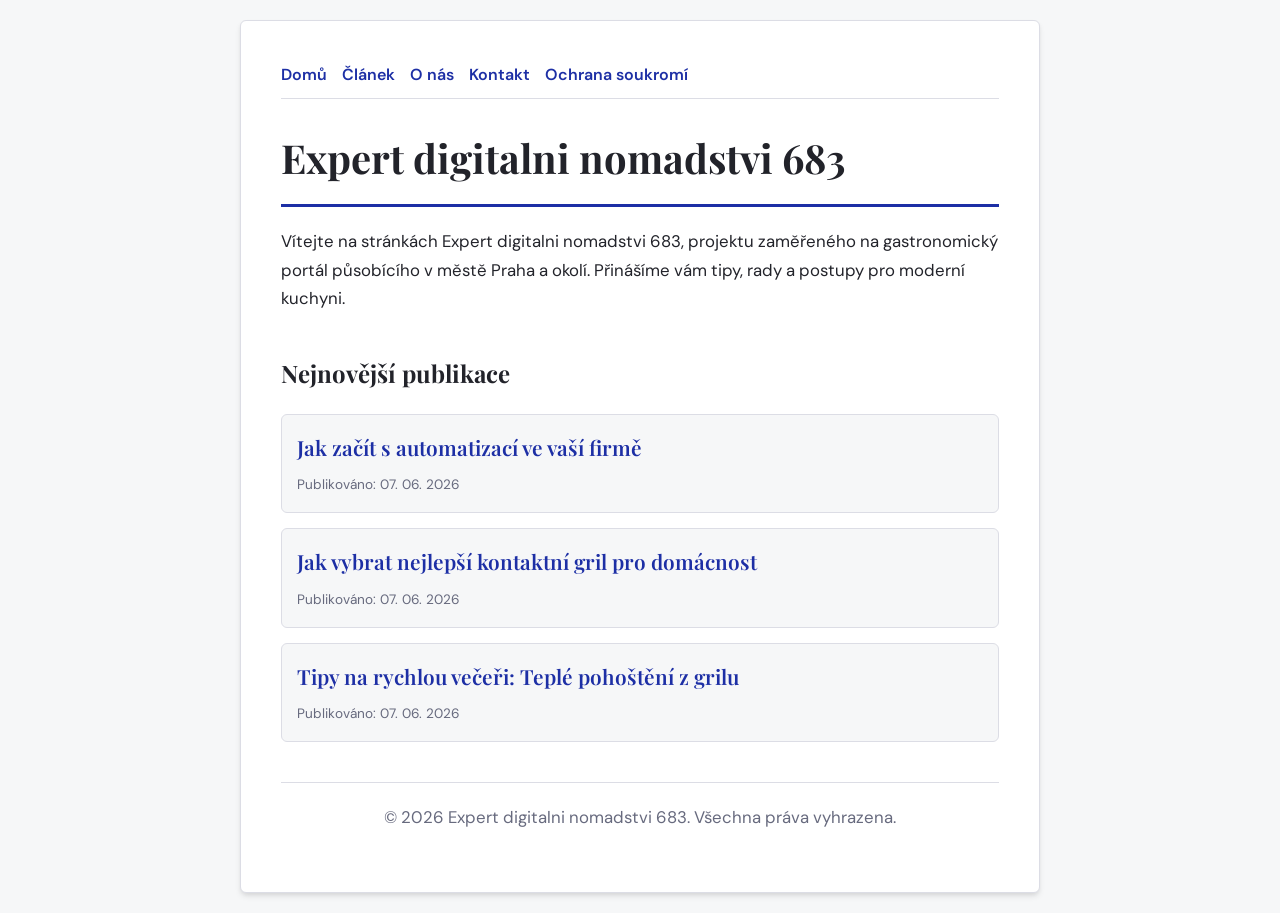
<file: index.html>
<!DOCTYPE html>
<html lang="cs">
<head>
    <meta charset="UTF-8">
    <meta name="viewport" content="width=device-width, initial-scale=1.0">
    <title>Expert digitalni nomadstvi 683 | Gastronomický portál - Praha</title>
    <meta name="description" content="Vítejte na stránkách Expert digitalni nomadstvi 683, projektu zaměřeného na gastronomický portál působícího v městě Praha a okolí. Přinášíme vám tipy, rady a postupy pro moderní kuchyni.">
    <meta name="geo.region" content="CZ" />
    <meta name="geo.placename" content="Praha" />
    <meta name="geo.position" content="50.0755;14.4378" />
    <meta name="ICBM" content="50.0755, 14.4378" />
    <link rel="stylesheet" href="style.css">
    <script type="application/ld+json">
{
  "@context": "https://schema.org",
  "@type": "LocalBusiness",
  "name": "Expert digitalni nomadstvi 683",
  "url": "https://expert-digitalni-nomadstvi-683.github.io",
  "telephone": "+420 222 555 123",
  "address": {
    "@type": "PostalAddress",
    "addressLocality": "Praha",
    "addressRegion": "Praha",
    "postalCode": "110 00",
    "addressCountry": "CZ"
  },
  "geo": {
    "@type": "GeoCoordinates",
    "latitude": 50.0755,
    "longitude": 14.4378
  }
}
</script>
</head>
<body>
    
        <div class="container" style="max-width: 800px;">
            <nav style="display: flex; gap: 15px; margin-bottom: 25px; border-bottom: 1px solid var(--border-color); padding-bottom: 10px; overflow-x: auto; flex-wrap: wrap;">
            <a href="index.html">Domů</a>
            <a href="jak-zacit-s-automatizaci-ve-vasi-firme.html">Článek</a>
            <a href="about.html">O nás</a>
            <a href="contact.html">Kontakt</a>
            <a href="privacy.html">Ochrana soukromí</a>
        </nav>
            <h1>Expert digitalni nomadstvi 683</h1>
            <p>Vítejte na stránkách Expert digitalni nomadstvi 683, projektu zaměřeného na gastronomický portál působícího v městě Praha a okolí. Přinášíme vám tipy, rady a postupy pro moderní kuchyni.</p>
            <h2 style="margin-top: 40px;">Nejnovější publikace</h2>
            <ul style="list-style-type: none; padding-left: 0;">
                <li style="background: var(--bg-color); padding: 15px; border-radius: var(--border-radius); border: 1px solid var(--border-color); margin-bottom: 15px;">
                <h3 style="margin-bottom: 5px; font-size: 1.3rem;"><a href="jak-zacit-s-automatizaci-ve-vasi-firme.html">Jak začít s automatizací ve vaší firmě</a></h3>
                <span style="font-size:0.85rem; color: var(--muted-text)">Publikováno: 07. 06. 2026</span>
            </li>
<li style="background: var(--bg-color); padding: 15px; border-radius: var(--border-radius); border: 1px solid var(--border-color); margin-bottom: 15px;">
                <h3 style="margin-bottom: 5px; font-size: 1.3rem;"><a href="jak-vybrat-nejlepsi-kontaktni-gril-pro-domacnost.html">Jak vybrat nejlepší kontaktní gril pro domácnost</a></h3>
                <span style="font-size:0.85rem; color: var(--muted-text)">Publikováno: 07. 06. 2026</span>
            </li>
<li style="background: var(--bg-color); padding: 15px; border-radius: var(--border-radius); border: 1px solid var(--border-color); margin-bottom: 15px;">
                <h3 style="margin-bottom: 5px; font-size: 1.3rem;"><a href="tipy-na-rychlou-veceri-teple-pohosteni-z-grilu.html">Tipy na rychlou večeři: Teplé pohoštění z grilu</a></h3>
                <span style="font-size:0.85rem; color: var(--muted-text)">Publikováno: 07. 06. 2026</span>
            </li>

            </ul>
            <footer>
                <p>&copy; 2026 Expert digitalni nomadstvi 683. Všechna práva vyhrazena.</p>
            </footer>
        </div>
        
</body>
</html>
</file>
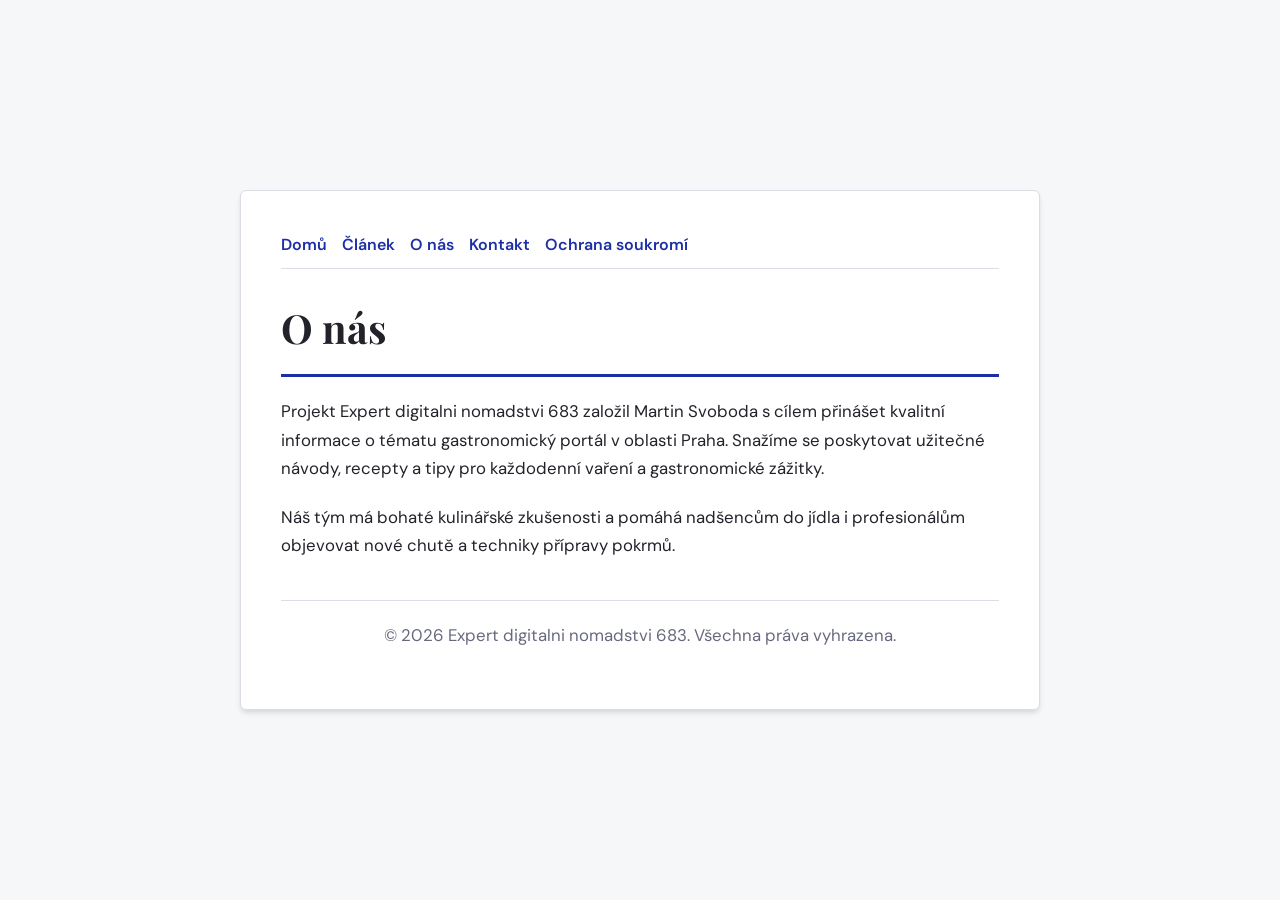
<file: about.html>
<!DOCTYPE html>
<html lang="cs">
<head>
    <meta charset="UTF-8">
    <meta name="viewport" content="width=device-width, initial-scale=1.0">
    <title>O nás | Expert digitalni nomadstvi 683</title>
    <meta name="description" content="Projekt Expert digitalni nomadstvi 683 založil Martin Svoboda s cílem přinášet kvalitní informace o tématu gastronomický portál v oblasti Praha. Snažíme se poskytovat užitečné návody, recepty a tipy pro každodenní vaření a gastronomické zážitky.">
    <meta name="geo.region" content="CZ" />
    <meta name="geo.placename" content="Praha" />
    <meta name="geo.position" content="50.0755;14.4378" />
    <meta name="ICBM" content="50.0755, 14.4378" />
    <link rel="stylesheet" href="style.css">
</head>
<body>
    
        <div class="container" style="max-width: 800px;">
            <nav style="display: flex; gap: 15px; margin-bottom: 25px; border-bottom: 1px solid var(--border-color); padding-bottom: 10px; overflow-x: auto; flex-wrap: wrap;">
            <a href="index.html">Domů</a>
            <a href="jak-zacit-s-automatizaci-ve-vasi-firme.html">Článek</a>
            <a href="about.html">O nás</a>
            <a href="contact.html">Kontakt</a>
            <a href="privacy.html">Ochrana soukromí</a>
        </nav>
            <h1>O nás</h1>
            <p>Projekt Expert digitalni nomadstvi 683 založil Martin Svoboda s cílem přinášet kvalitní informace o tématu gastronomický portál v oblasti Praha. Snažíme se poskytovat užitečné návody, recepty a tipy pro každodenní vaření a gastronomické zážitky.</p>
            <p>Náš tým má bohaté kulinářské zkušenosti a pomáhá nadšencům do jídla i profesionálům objevovat nové chutě a techniky přípravy pokrmů.</p>
            <footer>
                <p>&copy; 2026 Expert digitalni nomadstvi 683. Všechna práva vyhrazena.</p>
            </footer>
        </div>
        
</body>
</html>
</file>
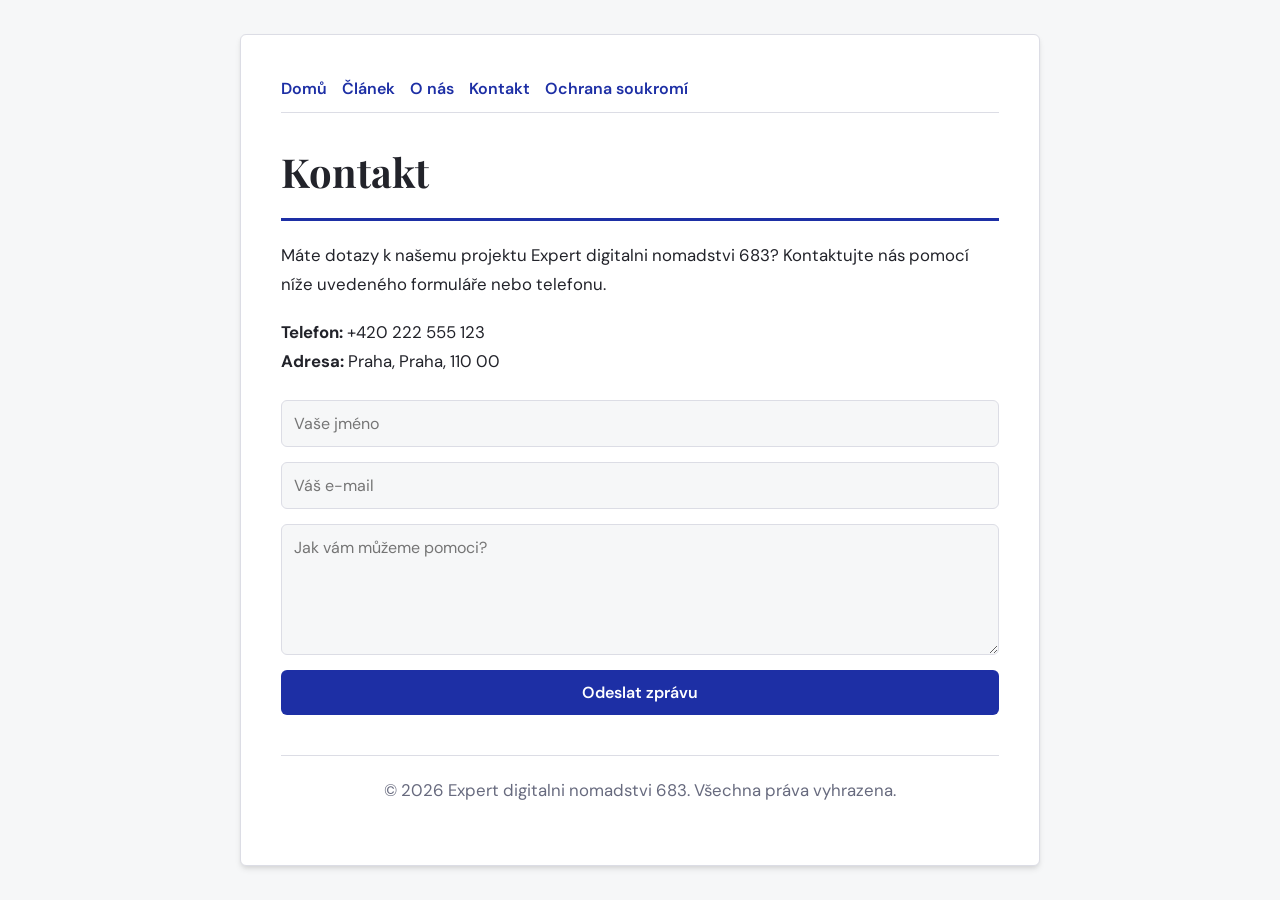
<file: contact.html>
<!DOCTYPE html>
<html lang="cs">
<head>
    <meta charset="UTF-8">
    <meta name="viewport" content="width=device-width, initial-scale=1.0">
    <title>Kontakt | Expert digitalni nomadstvi 683</title>
    <meta name="description" content="Máte dotazy k našemu projektu Expert digitalni nomadstvi 683? Kontaktujte nás pomocí níže uvedeného formuláře nebo telefonu.">
    <meta name="geo.region" content="CZ" />
    <meta name="geo.placename" content="Praha" />
    <meta name="geo.position" content="50.0755;14.4378" />
    <meta name="ICBM" content="50.0755, 14.4378" />
    <link rel="stylesheet" href="style.css">
</head>
<body>
    
        <div class="container" style="max-width: 800px;">
            <nav style="display: flex; gap: 15px; margin-bottom: 25px; border-bottom: 1px solid var(--border-color); padding-bottom: 10px; overflow-x: auto; flex-wrap: wrap;">
            <a href="index.html">Domů</a>
            <a href="jak-zacit-s-automatizaci-ve-vasi-firme.html">Článek</a>
            <a href="about.html">O nás</a>
            <a href="contact.html">Kontakt</a>
            <a href="privacy.html">Ochrana soukromí</a>
        </nav>
            <h1>Kontakt</h1>
            <p>Máte dotazy k našemu projektu Expert digitalni nomadstvi 683? Kontaktujte nás pomocí níže uvedeného formuláře nebo telefonu.</p>
            <p><strong>Telefon:</strong> +420 222 555 123<br><strong>Adresa:</strong> Praha, Praha, 110 00</p>
            <form action="https://formspree.io/f/placeholder" method="POST">
                <input type="text" name="name" placeholder="Vaše jméno" required>
                <input type="email" name="email" placeholder="Váš e-mail" required>
                <textarea name="message" placeholder="Jak vám můžeme pomoci?" rows="5" required></textarea>
                <button type="submit">Odeslat zprávu</button>
            </form>
            <footer>
                <p>&copy; 2026 Expert digitalni nomadstvi 683. Všechna práva vyhrazena.</p>
            </footer>
        </div>
        
</body>
</html>
</file>
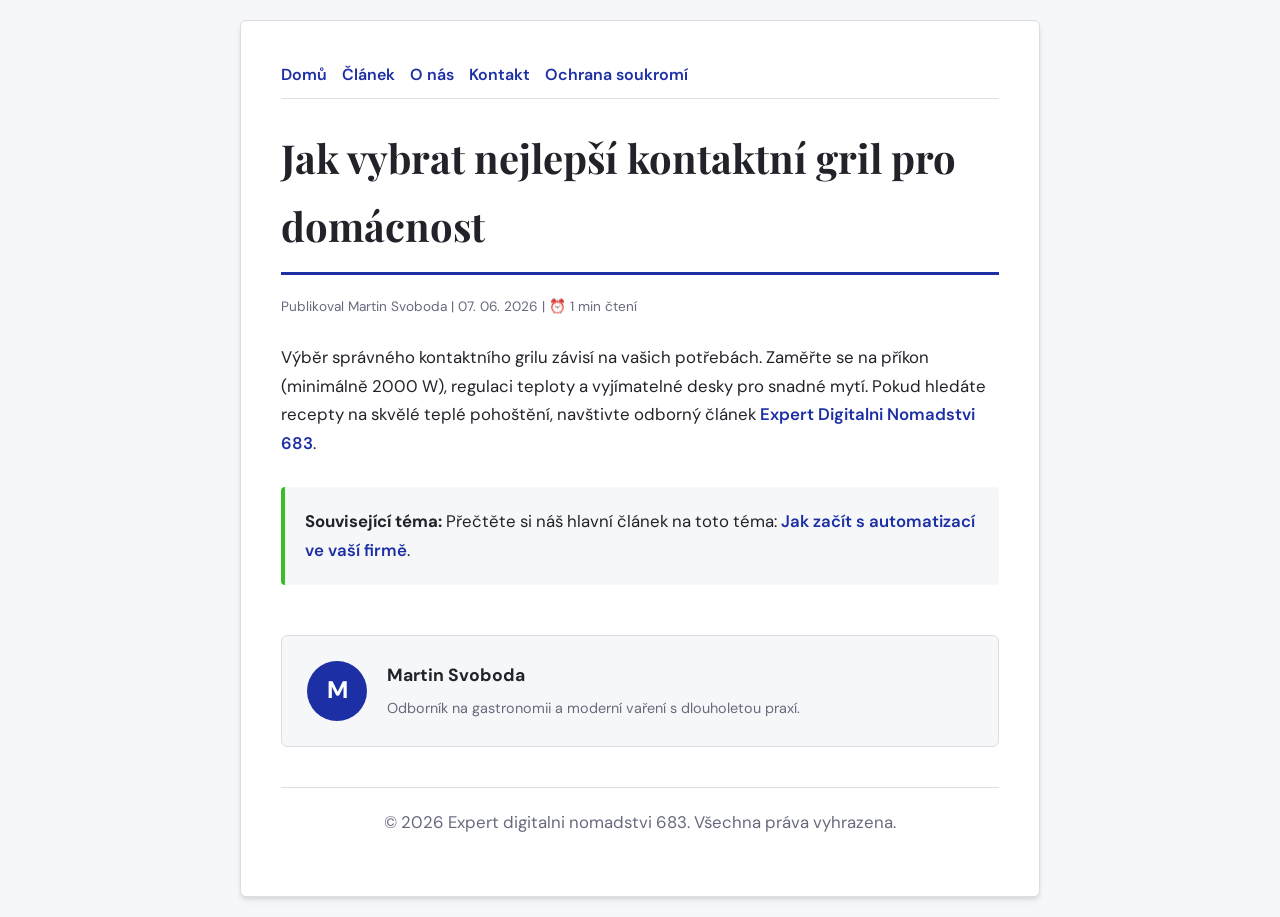
<file: jak-vybrat-nejlepsi-kontaktni-gril-pro-domacnost.html>
<!DOCTYPE html>
<html lang="cs">
<head>
    <meta charset="UTF-8">
    <meta name="viewport" content="width=device-width, initial-scale=1.0">
    <title>Jak vybrat nejlepší kontaktní gril pro domácnost - Expert digitalni nomadstvi 683</title>
    <meta name="description" content="Jak vybrat nejlepší kontaktní gril pro domácnost">
    <meta name="geo.region" content="CZ" />
    <meta name="geo.placename" content="Praha" />
    <meta name="geo.position" content="50.0755;14.4378" />
    <meta name="ICBM" content="50.0755, 14.4378" />
    <link rel="stylesheet" href="style.css">
</head>
<body>
    
            <div class="container" style="max-width: 800px;">
                <nav style="display: flex; gap: 15px; margin-bottom: 25px; border-bottom: 1px solid var(--border-color); padding-bottom: 10px; overflow-x: auto; flex-wrap: wrap;">
            <a href="index.html">Domů</a>
            <a href="jak-zacit-s-automatizaci-ve-vasi-firme.html">Článek</a>
            <a href="about.html">O nás</a>
            <a href="contact.html">Kontakt</a>
            <a href="privacy.html">Ochrana soukromí</a>
        </nav>
                <h1>Jak vybrat nejlepší kontaktní gril pro domácnost</h1>
                <div style="font-size:0.85rem; color: var(--muted-text); margin-bottom: 25px;">
                    Publikoval Martin Svoboda | 07. 06. 2026 | ⏰ 1 min čtení
                </div>
                <article style="margin-top: 20px;">
                    <p>Výběr správného kontaktního grilu závisí na vašich potřebách. Zaměřte se na příkon (minimálně 2000 W), regulaci teploty a vyjímatelné desky pro snadné mytí. Pokud hledáte recepty na skvělé teplé pohoštění, navštivte odborný článek <a href="https://digitalni-nomadstvi-tipy-835.pages.dev/trendy-v-oblasti-digitalni-transformace-a-automatizace-procesu.html">Expert Digitalni Nomadstvi 683</a>.</p>
                    <div class="link-resource" style="margin-top: 30px; padding: 20px; border-left: 4px solid var(--accent-color); background: var(--bg-color); border-radius: 4px;"><p style="margin: 0;"><strong>Související téma:</strong> Přečtěte si náš hlavní článek na toto téma: <a href="jak-zacit-s-automatizaci-ve-vasi-firme.html">Jak začít s automatizací ve vaší firmě</a>.</p></div>
                </article>
                
            <div class="author-box" style="margin-top: 50px; padding: 25px; background: var(--bg-color); border: 1px solid var(--border-color); border-radius: var(--border-radius); display: flex; gap: 20px; align-items: center;">
                <div style="width: 60px; height: 60px; border-radius: 50%; background: var(--primary-color); display: flex; align-items: center; justify-content: center; color: white; font-weight: bold; font-size: 1.5rem;">M</div>
                <div>
                    <h4 style="margin-bottom: 5px; font-weight: bold; font-size: 1.1rem;">Martin Svoboda</h4>
                    <p style="margin: 0; font-size: 0.9rem; color: var(--muted-text);">Odborník na gastronomii a moderní vaření s dlouholetou praxí.</p>
                </div>
            </div>
            
                <footer>
                    <p>&copy; 2026 Expert digitalni nomadstvi 683. Všechna práva vyhrazena.</p>
                </footer>
            </div>
            
</body>
</html>
</file>
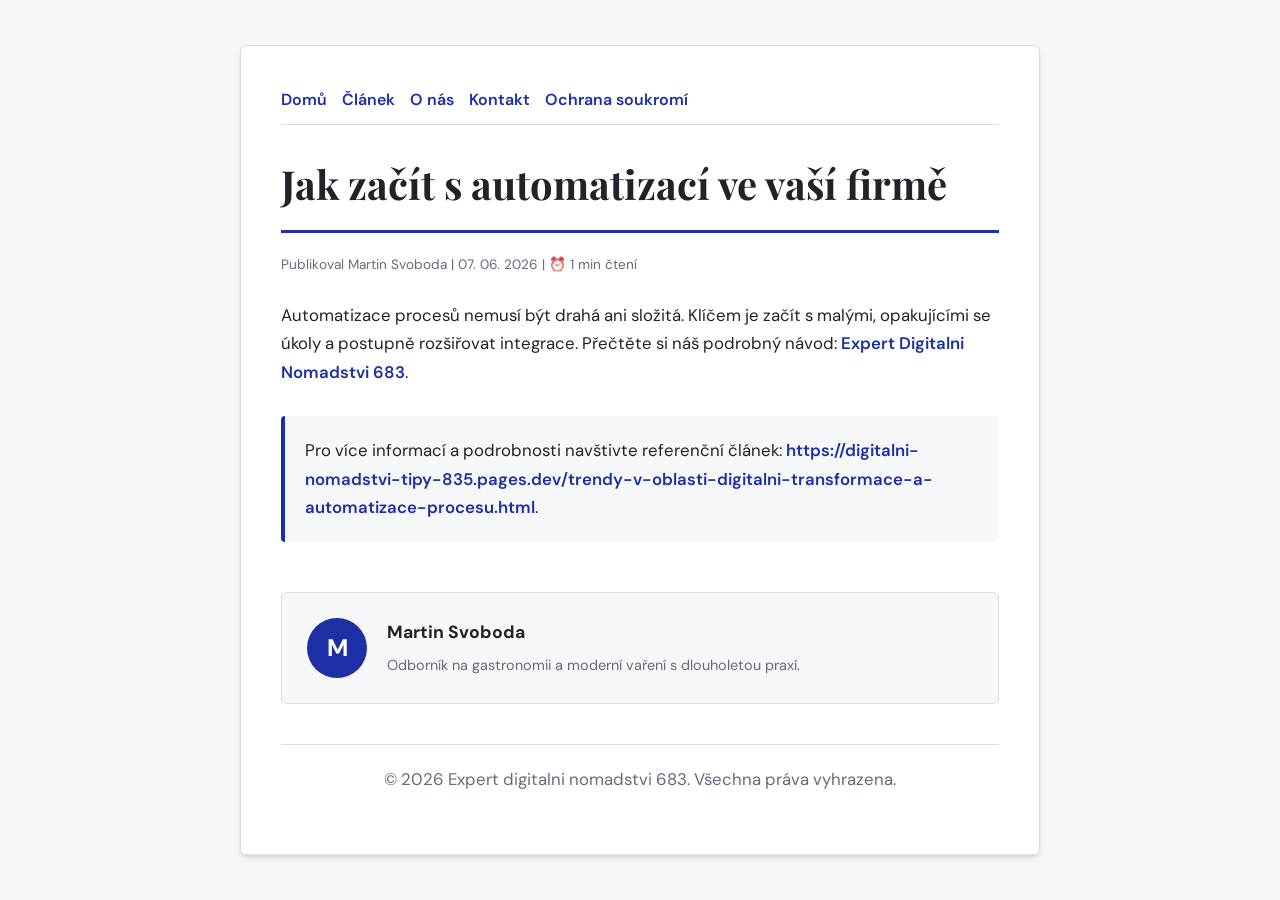
<file: jak-zacit-s-automatizaci-ve-vasi-firme.html>
<!DOCTYPE html>
<html lang="cs">
<head>
    <meta charset="UTF-8">
    <meta name="viewport" content="width=device-width, initial-scale=1.0">
    <title>Jak začít s automatizací ve vaší firmě - Expert digitalni nomadstvi 683</title>
    <meta name="description" content="Jak začít s automatizací ve vaší firmě">
    <meta name="geo.region" content="CZ" />
    <meta name="geo.placename" content="Praha" />
    <meta name="geo.position" content="50.0755;14.4378" />
    <meta name="ICBM" content="50.0755, 14.4378" />
    <link rel="stylesheet" href="style.css">
</head>
<body>
    
            <div class="container" style="max-width: 800px;">
                <nav style="display: flex; gap: 15px; margin-bottom: 25px; border-bottom: 1px solid var(--border-color); padding-bottom: 10px; overflow-x: auto; flex-wrap: wrap;">
            <a href="index.html">Domů</a>
            <a href="jak-zacit-s-automatizaci-ve-vasi-firme.html">Článek</a>
            <a href="about.html">O nás</a>
            <a href="contact.html">Kontakt</a>
            <a href="privacy.html">Ochrana soukromí</a>
        </nav>
                <h1>Jak začít s automatizací ve vaší firmě</h1>
                <div style="font-size:0.85rem; color: var(--muted-text); margin-bottom: 25px;">
                    Publikoval Martin Svoboda | 07. 06. 2026 | ⏰ 1 min čtení
                </div>
                <article style="margin-top: 20px;">
                    <p>Automatizace procesů nemusí být drahá ani složitá. Klíčem je začít s malými, opakujícími se úkoly a postupně rozšiřovat integrace. Přečtěte si náš podrobný návod: <a href="https://digitalni-nomadstvi-tipy-835.pages.dev/trendy-v-oblasti-digitalni-transformace-a-automatizace-procesu.html">Expert Digitalni Nomadstvi 683</a>.</p>
                    <div class="link-resource" style="margin-top: 30px; padding: 20px; border-left: 4px solid var(--primary-color); background: var(--bg-color); border-radius: 4px;"><p style="margin: 0;">Pro více informací a podrobnosti navštivte referenční článek: <strong><a href="https://digitalni-nomadstvi-tipy-835.pages.dev/trendy-v-oblasti-digitalni-transformace-a-automatizace-procesu.html">https://digitalni-nomadstvi-tipy-835.pages.dev/trendy-v-oblasti-digitalni-transformace-a-automatizace-procesu.html</a></strong>.</p></div>
                </article>
                
            <div class="author-box" style="margin-top: 50px; padding: 25px; background: var(--bg-color); border: 1px solid var(--border-color); border-radius: var(--border-radius); display: flex; gap: 20px; align-items: center;">
                <div style="width: 60px; height: 60px; border-radius: 50%; background: var(--primary-color); display: flex; align-items: center; justify-content: center; color: white; font-weight: bold; font-size: 1.5rem;">M</div>
                <div>
                    <h4 style="margin-bottom: 5px; font-weight: bold; font-size: 1.1rem;">Martin Svoboda</h4>
                    <p style="margin: 0; font-size: 0.9rem; color: var(--muted-text);">Odborník na gastronomii a moderní vaření s dlouholetou praxí.</p>
                </div>
            </div>
            
                <footer>
                    <p>&copy; 2026 Expert digitalni nomadstvi 683. Všechna práva vyhrazena.</p>
                </footer>
            </div>
            
</body>
</html>
</file>
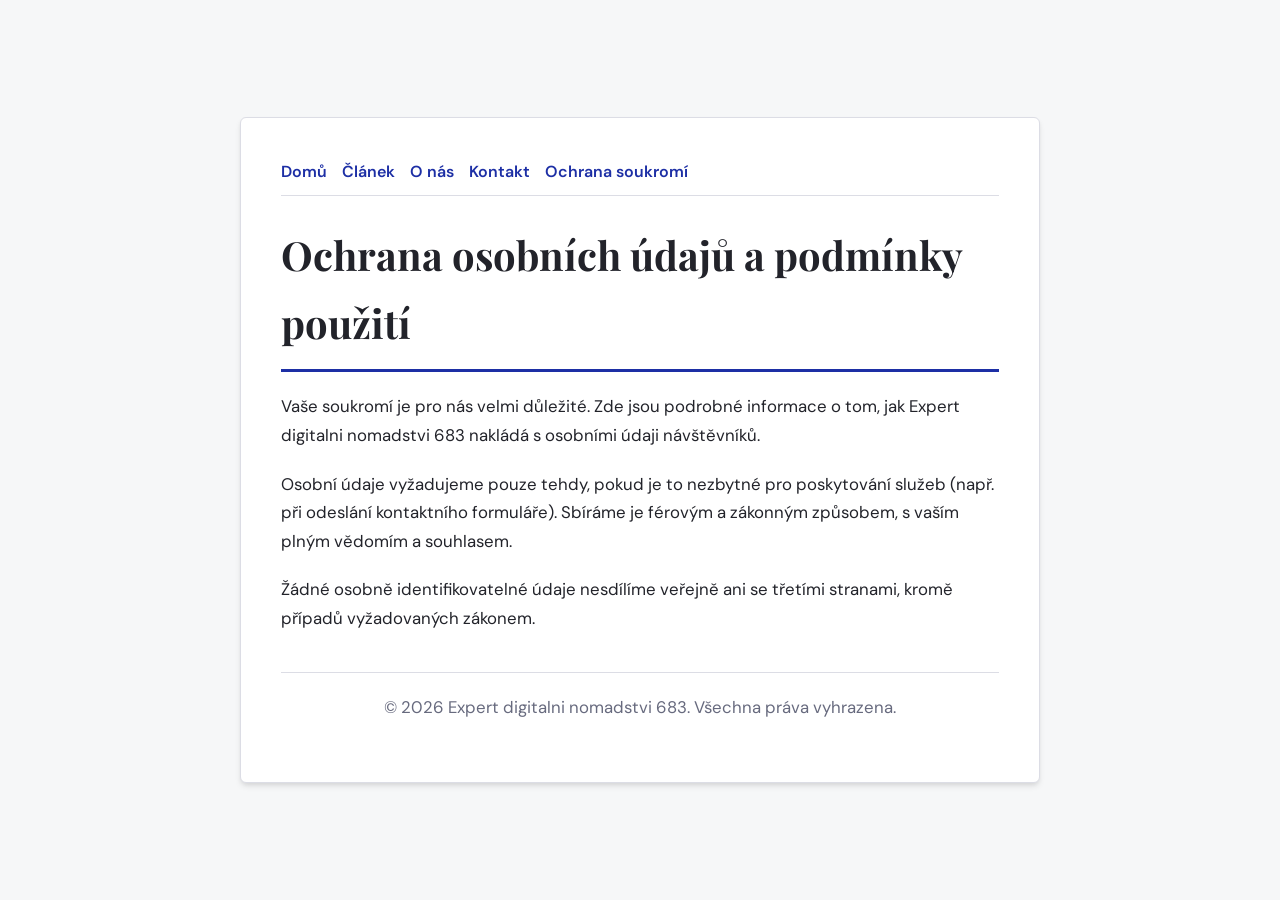
<file: privacy.html>
<!DOCTYPE html>
<html lang="cs">
<head>
    <meta charset="UTF-8">
    <meta name="viewport" content="width=device-width, initial-scale=1.0">
    <title>Ochrana osobních údajů a podmínky použití - Expert digitalni nomadstvi 683</title>
    <meta name="description" content="Vaše soukromí je pro nás velmi důležité. Zde jsou podrobné informace o tom, jak Expert digitalni nomadstvi 683 nakládá s osobními údaji návštěvníků.">
    <meta name="geo.region" content="CZ" />
    <meta name="geo.placename" content="Praha" />
    <meta name="geo.position" content="50.0755;14.4378" />
    <meta name="ICBM" content="50.0755, 14.4378" />
    <link rel="stylesheet" href="style.css">
</head>
<body>
    
        <div class="container" style="max-width: 800px;">
            <nav style="display: flex; gap: 15px; margin-bottom: 25px; border-bottom: 1px solid var(--border-color); padding-bottom: 10px; overflow-x: auto; flex-wrap: wrap;">
            <a href="index.html">Domů</a>
            <a href="jak-zacit-s-automatizaci-ve-vasi-firme.html">Článek</a>
            <a href="about.html">O nás</a>
            <a href="contact.html">Kontakt</a>
            <a href="privacy.html">Ochrana soukromí</a>
        </nav>
            <h1>Ochrana osobních údajů a podmínky použití</h1>
            <p>Vaše soukromí je pro nás velmi důležité. Zde jsou podrobné informace o tom, jak Expert digitalni nomadstvi 683 nakládá s osobními údaji návštěvníků.</p>
            <p>Osobní údaje vyžadujeme pouze tehdy, pokud je to nezbytné pro poskytování služeb (např. při odeslání kontaktního formuláře). Sbíráme je férovým a zákonným způsobem, s vaším plným vědomím a souhlasem.</p>
            <p>Žádné osobně identifikovatelné údaje nesdílíme veřejně ani se třetími stranami, kromě případů vyžadovaných zákonem.</p>
            <footer>
                <p>&copy; 2026 Expert digitalni nomadstvi 683. Všechna práva vyhrazena.</p>
            </footer>
        </div>
        
</body>
</html>
</file>
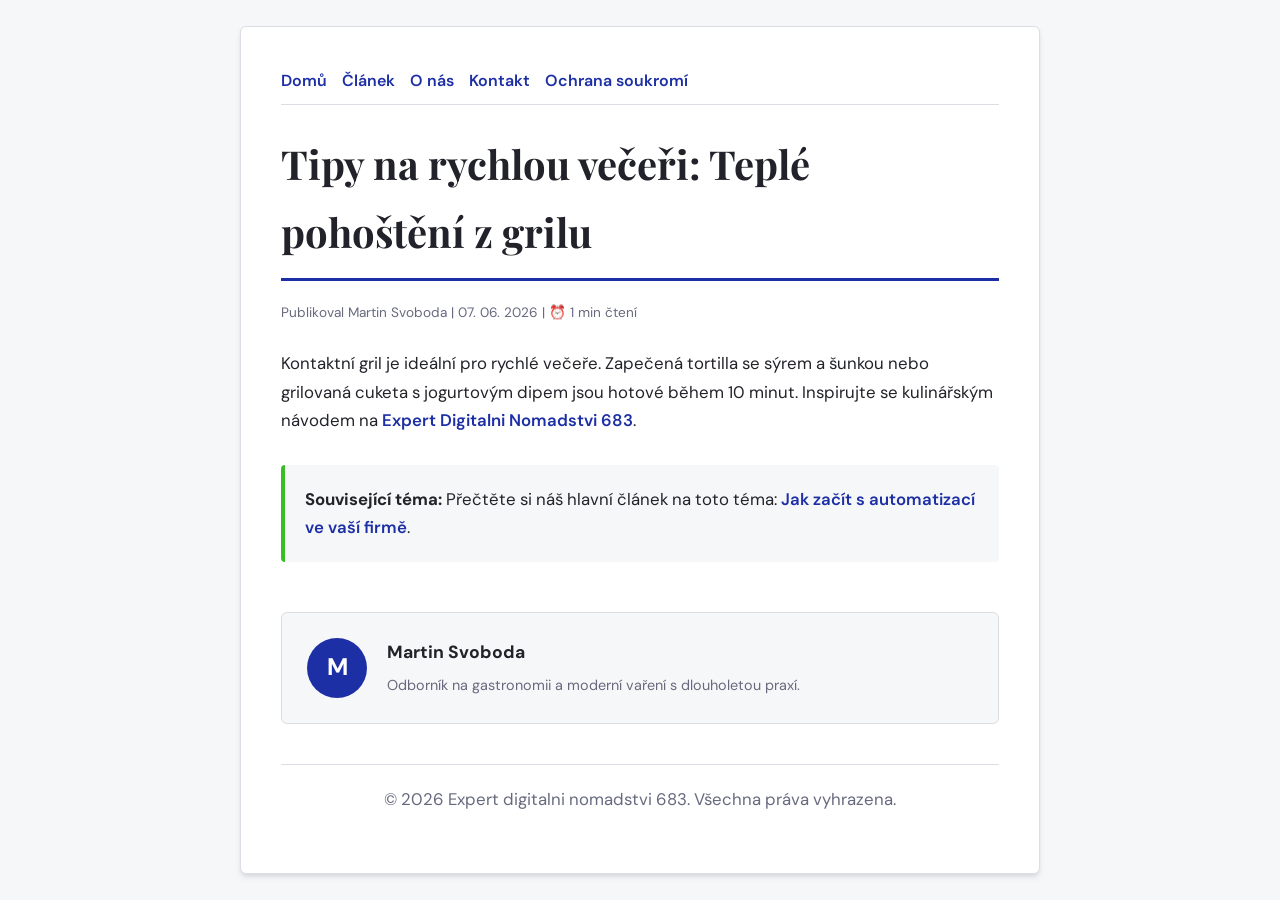
<file: tipy-na-rychlou-veceri-teple-pohosteni-z-grilu.html>
<!DOCTYPE html>
<html lang="cs">
<head>
    <meta charset="UTF-8">
    <meta name="viewport" content="width=device-width, initial-scale=1.0">
    <title>Tipy na rychlou večeři: Teplé pohoštění z grilu - Expert digitalni nomadstvi 683</title>
    <meta name="description" content="Tipy na rychlou večeři: Teplé pohoštění z grilu">
    <meta name="geo.region" content="CZ" />
    <meta name="geo.placename" content="Praha" />
    <meta name="geo.position" content="50.0755;14.4378" />
    <meta name="ICBM" content="50.0755, 14.4378" />
    <link rel="stylesheet" href="style.css">
</head>
<body>
    
            <div class="container" style="max-width: 800px;">
                <nav style="display: flex; gap: 15px; margin-bottom: 25px; border-bottom: 1px solid var(--border-color); padding-bottom: 10px; overflow-x: auto; flex-wrap: wrap;">
            <a href="index.html">Domů</a>
            <a href="jak-zacit-s-automatizaci-ve-vasi-firme.html">Článek</a>
            <a href="about.html">O nás</a>
            <a href="contact.html">Kontakt</a>
            <a href="privacy.html">Ochrana soukromí</a>
        </nav>
                <h1>Tipy na rychlou večeři: Teplé pohoštění z grilu</h1>
                <div style="font-size:0.85rem; color: var(--muted-text); margin-bottom: 25px;">
                    Publikoval Martin Svoboda | 07. 06. 2026 | ⏰ 1 min čtení
                </div>
                <article style="margin-top: 20px;">
                    <p>Kontaktní gril je ideální pro rychlé večeře. Zapečená tortilla se sýrem a šunkou nebo grilovaná cuketa s jogurtovým dipem jsou hotové během 10 minut. Inspirujte se kulinářským návodem na <a href="https://digitalni-nomadstvi-tipy-835.pages.dev/trendy-v-oblasti-digitalni-transformace-a-automatizace-procesu.html">Expert Digitalni Nomadstvi 683</a>.</p>
                    <div class="link-resource" style="margin-top: 30px; padding: 20px; border-left: 4px solid var(--accent-color); background: var(--bg-color); border-radius: 4px;"><p style="margin: 0;"><strong>Související téma:</strong> Přečtěte si náš hlavní článek na toto téma: <a href="jak-zacit-s-automatizaci-ve-vasi-firme.html">Jak začít s automatizací ve vaší firmě</a>.</p></div>
                </article>
                
            <div class="author-box" style="margin-top: 50px; padding: 25px; background: var(--bg-color); border: 1px solid var(--border-color); border-radius: var(--border-radius); display: flex; gap: 20px; align-items: center;">
                <div style="width: 60px; height: 60px; border-radius: 50%; background: var(--primary-color); display: flex; align-items: center; justify-content: center; color: white; font-weight: bold; font-size: 1.5rem;">M</div>
                <div>
                    <h4 style="margin-bottom: 5px; font-weight: bold; font-size: 1.1rem;">Martin Svoboda</h4>
                    <p style="margin: 0; font-size: 0.9rem; color: var(--muted-text);">Odborník na gastronomii a moderní vaření s dlouholetou praxí.</p>
                </div>
            </div>
            
                <footer>
                    <p>&copy; 2026 Expert digitalni nomadstvi 683. Všechna práva vyhrazena.</p>
                </footer>
            </div>
            
</body>
</html>
</file>
<file: style.css>
@import url('https://fonts.googleapis.com/css2?family=Playfair+Display:wght@700&family=DM+Sans:wght@400;600&display=swap');

:root {
    --bg-color: hsl(232, 15%, 97%);
    --card-bg: hsl(232, 15%, 100%);
    --text-color: hsl(232, 10%, 15%);
    --muted-text: hsl(232, 10%, 45%);
    --primary-color: hsl(232, 70%, 38%);
    --accent-color: hsl(112, 65%, 45%);
    --border-color: hsl(232, 15%, 88%);
    --border-radius: 6px;
    --shadow: 0 4px 6px -1px rgba(0, 0, 0, 0.1), 0 2px 4px -1px rgba(0, 0, 0, 0.06);
    --font-headline: 'Playfair Display', sans-serif;
    --font-body: 'DM Sans', sans-serif;
}

* {
    box-sizing: border-box;
    margin: 0;
    padding: 0;
}

body {
    background-color: var(--bg-color);
    color: var(--text-color);
    font-family: var(--font-body);
    line-height: 1.7;
    padding: 20px;
    display: flex;
    justify-content: center;
    min-height: 100vh;
}

a {
    color: var(--primary-color);
    text-decoration: none;
    font-weight: 600;
    transition: color 0.2s ease;
}

a:hover {
    color: var(--accent-color);
    text-decoration: underline;
}

.container {
    width: 100%;
    max-width: 900px;
    background: var(--card-bg);
    border: 1px solid var(--border-color);
    border-radius: var(--border-radius);
    padding: 40px;
    box-shadow: var(--shadow);
    margin: auto;
}

h1, h2, h3 {
    font-family: var(--font-headline);
    margin-bottom: 20px;
    color: var(--text-color);
}

h1 {
    font-size: 2.5rem;
    border-bottom: 3px solid var(--primary-color);
    padding-bottom: 12px;
}

p {
    margin-bottom: 20px;
    font-size: 1.05rem;
}

ul {
    margin-bottom: 20px;
    padding-left: 20px;
}

li {
    margin-bottom: 8px;
}

form {
    display: flex;
    flex-direction: column;
    gap: 15px;
    margin-top: 25px;
}

input, textarea, button {
    padding: 12px;
    border: 1px solid var(--border-color);
    border-radius: var(--border-radius);
    font-family: var(--font-body);
    font-size: 1rem;
    background: var(--bg-color);
    color: var(--text-color);
}

button {
    background: var(--primary-color);
    color: white;
    font-weight: 600;
    border: none;
    cursor: pointer;
    transition: background 0.2s ease;
}

button:hover {
    background: var(--accent-color);
}

footer {
    margin-top: 40px;
    border-top: 1px solid var(--border-color);
    padding-top: 20px;
    font-size: 0.9rem;
    color: var(--muted-text);
    text-align: center;
}
</file>
